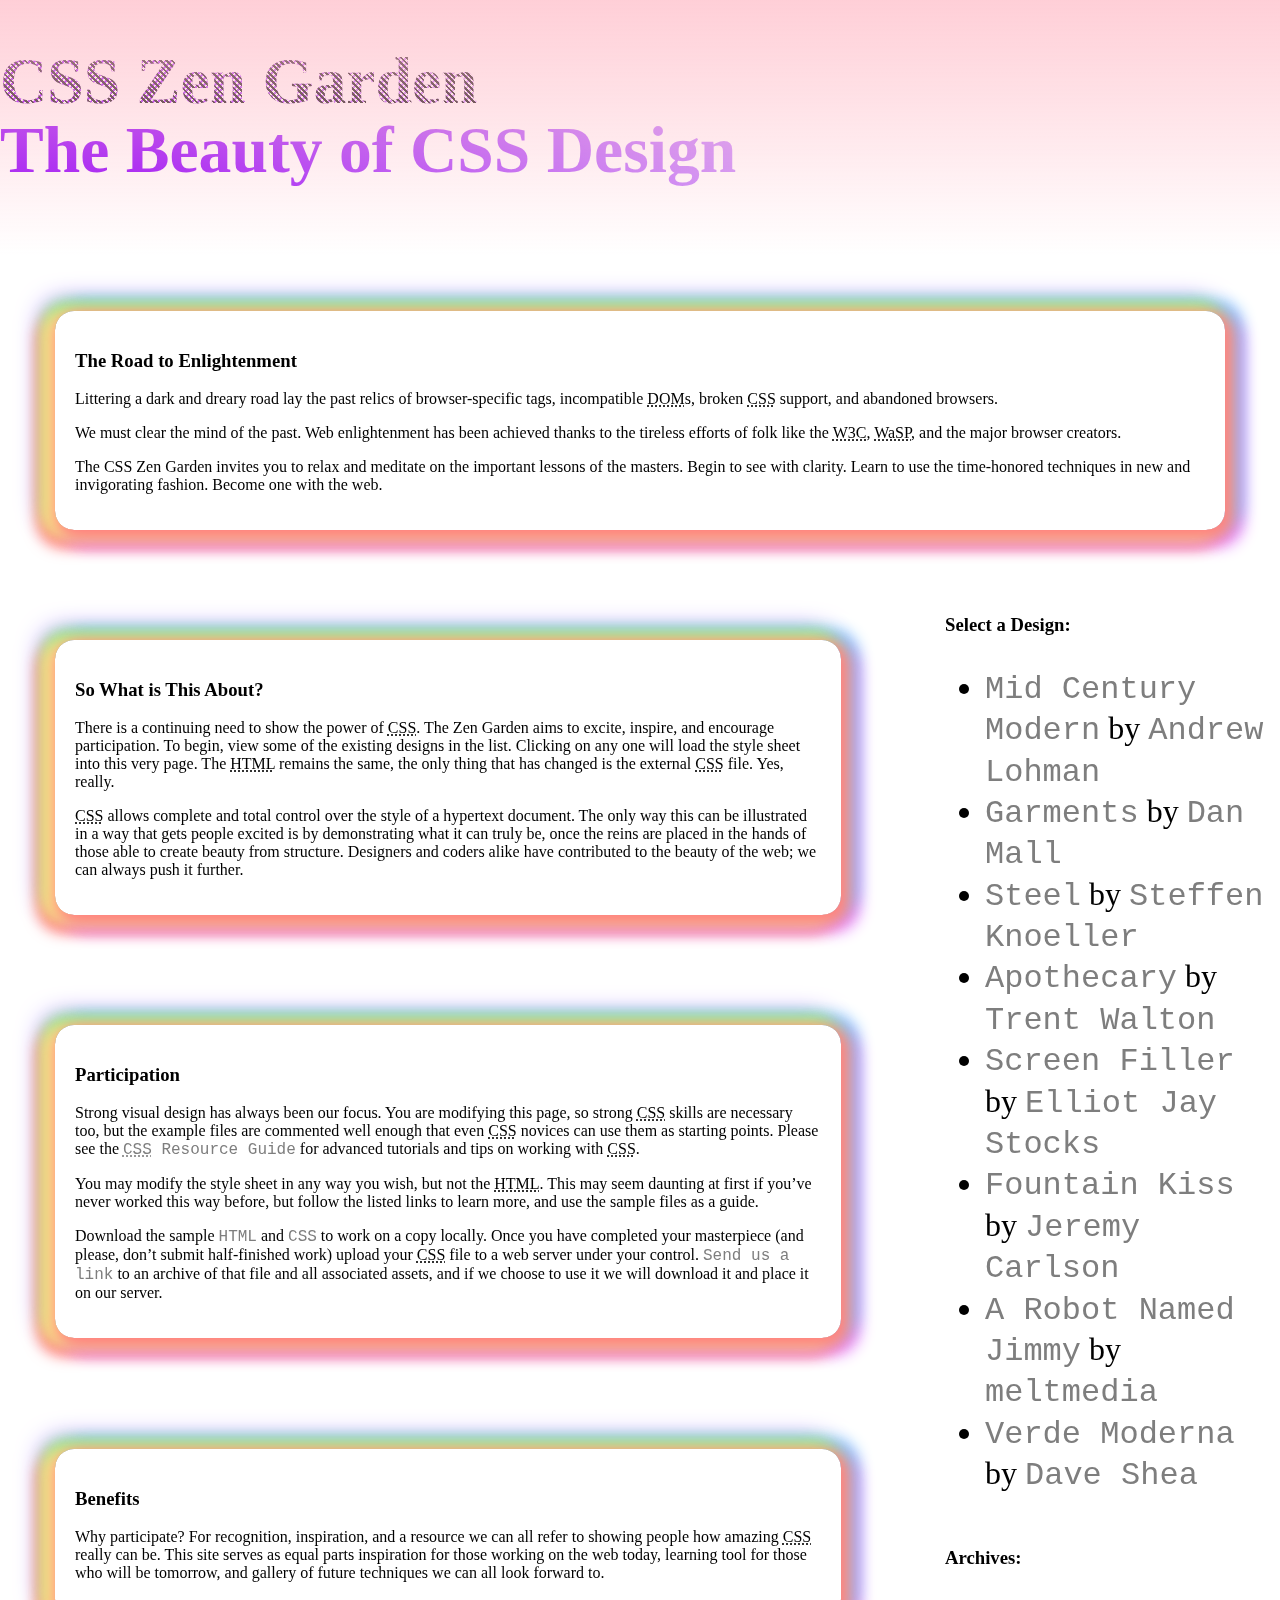
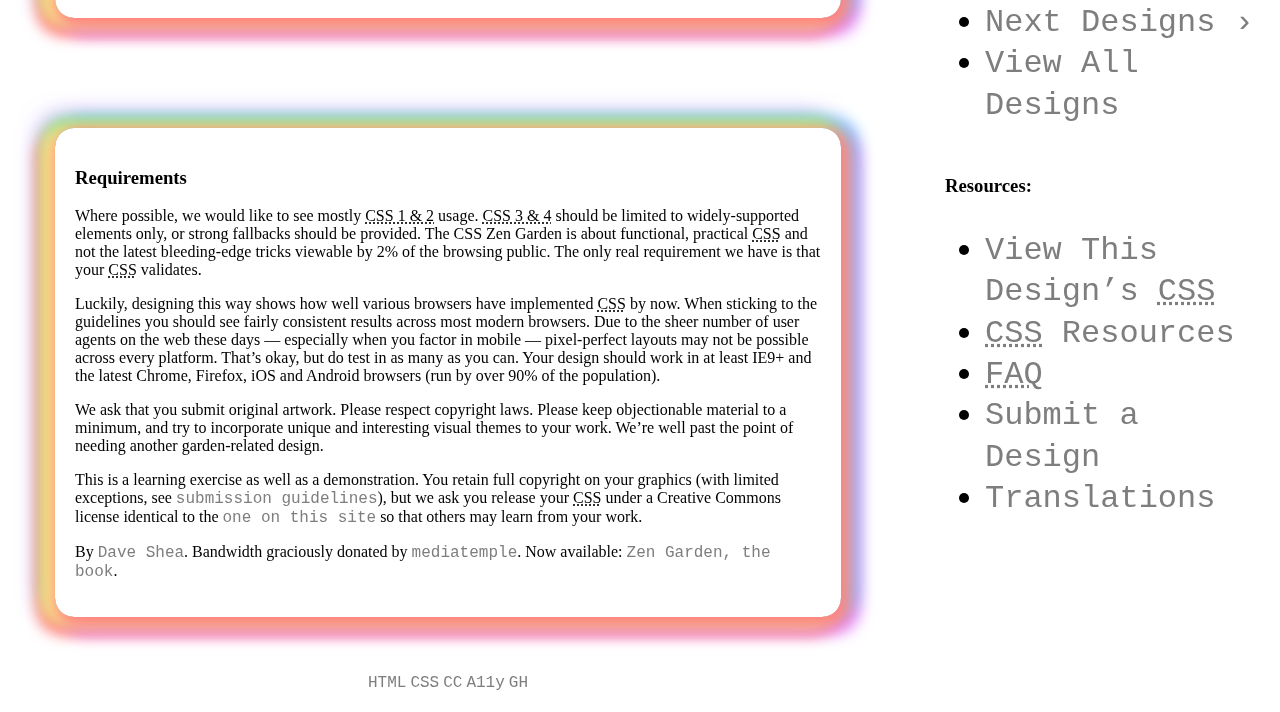
<file: lumanauw.elaine/csszengarden/index.html>
<!DOCTYPE html>
<html lang="en">
<head>
	<meta charset="utf-8">
	<title>CSS Zen Garden: The Beauty of CSS Design</title>

	<!-- <link rel="stylesheet" media="screen" href="style.css?v=8may2013"> -->
	<link rel="stylesheet" media="screen" href="theme.css">
	<link rel="alternate" type="application/rss+xml" title="RSS" href="http://www.csszengarden.com/zengarden.xml">

	<meta name="viewport" content="width=device-width, initial-scale=1.0">
	<meta name="author" content="Dave Shea">
	<meta name="description" content="A demonstration of what can be accomplished visually through CSS-based design.">
	<meta name="robots" content="all">


	<!--[if lt IE 9]>
	<script src="script/html5shiv.js"></script>
	<![endif]-->
</head>

<!--



	View source is a feature, not a bug. Thanks for your curiosity and
	interest in participating!

	Here are the submission guidelines for the new and improved csszengarden.com:

	- CSS3? Of course! Prefix for ALL browsers where necessary.
	- go responsive; test your layout at multiple screen sizes.
	- your browser testing baseline: IE9+, recent Chrome/Firefox/Safari, and iOS/Android
	- Graceful degradation is acceptable, and in fact highly encouraged.
	- use classes for styling. Don't use ids.
	- web fonts are cool, just make sure you have a license to share the files. Hosted 
	  services that are applied via the CSS file (ie. Google Fonts) will work fine, but
	  most that require custom HTML won't. TypeKit is supported, see the readme on this
	  page for usage instructions: https://github.com/mezzoblue/csszengarden.com/

	And a few tips on building your CSS file:

	- use :first-child, :last-child and :nth-child to get at non-classed elements
	- use ::before and ::after to create pseudo-elements for extra styling
	- use multiple background images to apply as many as you need to any element
	- use the Kellum Method for image replacement, if still needed. http://goo.gl/GXxdI
	- don't rely on the extra divs at the bottom. Use ::before and ::after instead.

		
-->

<body id="css-zen-garden">
<div class="page-wrapper">

	<section class="intro" id="zen-intro">
		<header role="banner">
			<h1>CSS Zen Garden</h1>
			<h2>The Beauty of <abbr title="Cascading Style Sheets">CSS</abbr> Design</h2>
		</header>

		<div class="summary" id="zen-summary" role="article">
			<p>A demonstration of what can be accomplished through <abbr title="Cascading Style Sheets">CSS</abbr>-based design. Select any style sheet from the list to load it into this page.</p>
			<p>Download the example <a href="/examples/index" title="This page's source HTML code, not to be modified.">html file</a> and <a href="/examples/style.css" title="This page's sample CSS, the file you may modify.">css file</a></p>
		</div>

		<div class="preamble" id="zen-preamble" role="article">
			<h3>The Road to Enlightenment</h3>
			<p>Littering a dark and dreary road lay the past relics of browser-specific tags, incompatible <abbr title="Document Object Model">DOM</abbr>s, broken <abbr title="Cascading Style Sheets">CSS</abbr> support, and abandoned browsers.</p>
			<p>We must clear the mind of the past. Web enlightenment has been achieved thanks to the tireless efforts of folk like the <abbr title="World Wide Web Consortium">W3C</abbr>, <abbr title="Web Standards Project">WaSP</abbr>, and the major browser creators.</p>
			<p>The CSS Zen Garden invites you to relax and meditate on the important lessons of the masters. Begin to see with clarity. Learn to use the time-honored techniques in new and invigorating fashion. Become one with the web.</p>
		</div>
	</section>

	<div class="main supporting" id="zen-supporting" role="main">
		<div class="explanation" id="zen-explanation" role="article">
			<h3>So What is This About?</h3>
			<p>There is a continuing need to show the power of <abbr title="Cascading Style Sheets">CSS</abbr>. The Zen Garden aims to excite, inspire, and encourage participation. To begin, view some of the existing designs in the list. Clicking on any one will load the style sheet into this very page. The <abbr title="HyperText Markup Language">HTML</abbr> remains the same, the only thing that has changed is the external <abbr title="Cascading Style Sheets">CSS</abbr> file. Yes, really.</p>
			<p><abbr title="Cascading Style Sheets">CSS</abbr> allows complete and total control over the style of a hypertext document. The only way this can be illustrated in a way that gets people excited is by demonstrating what it can truly be, once the reins are placed in the hands of those able to create beauty from structure. Designers and coders alike have contributed to the beauty of the web; we can always push it further.</p>
		</div>

		<div class="participation" id="zen-participation" role="article">
			<h3>Participation</h3>
			<p>Strong visual design has always been our focus. You are modifying this page, so strong <abbr title="Cascading Style Sheets">CSS</abbr> skills are necessary too, but the example files are commented well enough that even <abbr title="Cascading Style Sheets">CSS</abbr> novices can use them as starting points. Please see the <a href="http://www.mezzoblue.com/zengarden/resources/" title="A listing of CSS-related resources"><abbr title="Cascading Style Sheets">CSS</abbr> Resource Guide</a> for advanced tutorials and tips on working with <abbr title="Cascading Style Sheets">CSS</abbr>.</p>
			<p>You may modify the style sheet in any way you wish, but not the <abbr title="HyperText Markup Language">HTML</abbr>. This may seem daunting at first if you&#8217;ve never worked this way before, but follow the listed links to learn more, and use the sample files as a guide.</p>
			<p>Download the sample <a href="/examples/index" title="This page's source HTML code, not to be modified.">HTML</a> and <a href="/examples/style.css" title="This page's sample CSS, the file you may modify.">CSS</a> to work on a copy locally. Once you have completed your masterpiece (and please, don&#8217;t submit half-finished work) upload your <abbr title="Cascading Style Sheets">CSS</abbr> file to a web server under your control. <a href="http://www.mezzoblue.com/zengarden/submit/" title="Use the contact form to send us your CSS file">Send us a link</a> to an archive of that file and all associated assets, and if we choose to use it we will download it and place it on our server.</p>
		</div>

		<div class="benefits" id="zen-benefits" role="article">
			<h3>Benefits</h3>
			<p>Why participate? For recognition, inspiration, and a resource we can all refer to showing people how amazing <abbr title="Cascading Style Sheets">CSS</abbr> really can be. This site serves as equal parts inspiration for those working on the web today, learning tool for those who will be tomorrow, and gallery of future techniques we can all look forward to.</p>
		</div>

		<div class="requirements" id="zen-requirements" role="article">
			<h3>Requirements</h3>
			<p>Where possible, we would like to see mostly <abbr title="Cascading Style Sheets, levels 1 and 2">CSS 1 &amp; 2</abbr> usage. <abbr title="Cascading Style Sheets, levels 3 and 4">CSS 3 &amp; 4</abbr> should be limited to widely-supported elements only, or strong fallbacks should be provided. The CSS Zen Garden is about functional, practical <abbr title="Cascading Style Sheets">CSS</abbr> and not the latest bleeding-edge tricks viewable by 2% of the browsing public. The only real requirement we have is that your <abbr title="Cascading Style Sheets">CSS</abbr> validates.</p>
			<p>Luckily, designing this way shows how well various browsers have implemented <abbr title="Cascading Style Sheets">CSS</abbr> by now. When sticking to the guidelines you should see fairly consistent results across most modern browsers. Due to the sheer number of user agents on the web these days &#8212; especially when you factor in mobile &#8212; pixel-perfect layouts may not be possible across every platform. That&#8217;s okay, but do test in as many as you can. Your design should work in at least IE9+ and the latest Chrome, Firefox, iOS and Android browsers (run by over 90% of the population).</p>
			<p>We ask that you submit original artwork. Please respect copyright laws. Please keep objectionable material to a minimum, and try to incorporate unique and interesting visual themes to your work. We&#8217;re well past the point of needing another garden-related design.</p>
			<p>This is a learning exercise as well as a demonstration. You retain full copyright on your graphics (with limited exceptions, see <a href="http://www.mezzoblue.com/zengarden/submit/guidelines/">submission guidelines</a>), but we ask you release your <abbr title="Cascading Style Sheets">CSS</abbr> under a Creative Commons license identical to the <a href="http://creativecommons.org/licenses/by-nc-sa/3.0/" title="View the Zen Garden's license information.">one on this site</a> so that others may learn from your work.</p>
			<p role="contentinfo">By <a href="http://www.mezzoblue.com/">Dave Shea</a>. Bandwidth graciously donated by <a href="http://www.mediatemple.net/">mediatemple</a>. Now available: <a href="http://www.amazon.com/exec/obidos/ASIN/0321303474/mezzoblue-20/">Zen Garden, the book</a>.</p>
		</div>

		<footer>
			<a href="http://validator.w3.org/check/referer" title="Check the validity of this site&#8217;s HTML" class="zen-validate-html">HTML</a>
			<a href="http://jigsaw.w3.org/css-validator/check/referer" title="Check the validity of this site&#8217;s CSS" class="zen-validate-css">CSS</a>
			<a href="http://creativecommons.org/licenses/by-nc-sa/3.0/" title="View the Creative Commons license of this site: Attribution-NonCommercial-ShareAlike." class="zen-license">CC</a>
			<a href="http://mezzoblue.com/zengarden/faq/#aaa" title="Read about the accessibility of this site" class="zen-accessibility">A11y</a>
			<a href="https://github.com/mezzoblue/csszengarden.com" title="Fork this site on Github" class="zen-github">GH</a>
		</footer>

	</div>


	<aside class="sidebar" role="complementary">
		<div class="wrapper">

			<div class="design-selection" id="design-selection">
				<h3 class="select">Select a Design:</h3>
				<nav role="navigation">
					<ul>
					<li>
						<a href="/221/" class="design-name">Mid Century Modern</a> by						<a href="http://andrewlohman.com/" class="designer-name">Andrew Lohman</a>
					</li>					<li>
						<a href="/220/" class="design-name">Garments</a> by						<a href="http://danielmall.com/" class="designer-name">Dan Mall</a>
					</li>					<li>
						<a href="/219/" class="design-name">Steel</a> by						<a href="http://steffen-knoeller.de" class="designer-name">Steffen Knoeller</a>
					</li>					<li>
						<a href="/218/" class="design-name">Apothecary</a> by						<a href="http://trentwalton.com" class="designer-name">Trent Walton</a>
					</li>					<li>
						<a href="/217/" class="design-name">Screen Filler</a> by						<a href="http://elliotjaystocks.com/" class="designer-name">Elliot Jay Stocks</a>
					</li>					<li>
						<a href="/216/" class="design-name">Fountain Kiss</a> by						<a href="http://jeremycarlson.com" class="designer-name">Jeremy Carlson</a>
					</li>					<li>
						<a href="/215/" class="design-name">A Robot Named Jimmy</a> by						<a href="http://meltmedia.com/" class="designer-name">meltmedia</a>
					</li>					<li>
						<a href="/214/" class="design-name">Verde Moderna</a> by						<a href="http://www.mezzoblue.com/" class="designer-name">Dave Shea</a>
					</li>					</ul>
				</nav>
			</div>

			<div class="design-archives" id="design-archives">
				<h3 class="archives">Archives:</h3>
				<nav role="navigation">
					<ul>
						<li class="next">
							<a href="/214/page1">
								Next Designs <span class="indicator">&rsaquo;</span>
							</a>
						</li>
						<li class="viewall">
							<a href="http://www.mezzoblue.com/zengarden/alldesigns/" title="View every submission to the Zen Garden.">
								View All Designs							</a>
						</li>
					</ul>
				</nav>
			</div>

			<div class="zen-resources" id="zen-resources">
				<h3 class="resources">Resources:</h3>
				<ul>
					<li class="view-css">
						<a href="style.css" title="View the source CSS file of the currently-viewed design.">
							View This Design&#8217;s <abbr title="Cascading Style Sheets">CSS</abbr>						</a>
					</li>
					<li class="css-resources">
						<a href="http://www.mezzoblue.com/zengarden/resources/" title="Links to great sites with information on using CSS.">
							<abbr title="Cascading Style Sheets">CSS</abbr> Resources						</a>
					</li>
					<li class="zen-faq">
						<a href="http://www.mezzoblue.com/zengarden/faq/" title="A list of Frequently Asked Questions about the Zen Garden.">
							<abbr title="Frequently Asked Questions">FAQ</abbr>						</a>
					</li>
					<li class="zen-submit">
						<a href="http://www.mezzoblue.com/zengarden/submit/" title="Send in your own CSS file.">
							Submit a Design						</a>
					</li>
					<li class="zen-translations">
						<a href="http://www.mezzoblue.com/zengarden/translations/" title="View translated versions of this page.">
							Translations						</a>
					</li>
				</ul>
			</div>
		</div>
	</aside>


</div>

<!--

	These superfluous divs/spans were originally provided as catch-alls to add extra imagery.
	These days we have full ::before and ::after support, favour using those instead.
	These only remain for historical design compatibility. They might go away one day.
		
-->
<div class="extra1" role="presentation"></div><div class="extra2" role="presentation"></div><div class="extra3" role="presentation"></div>
<div class="extra4" role="presentation"></div><div class="extra5" role="presentation"></div><div class="extra6" role="presentation"></div>

</body>
</html>
</file>
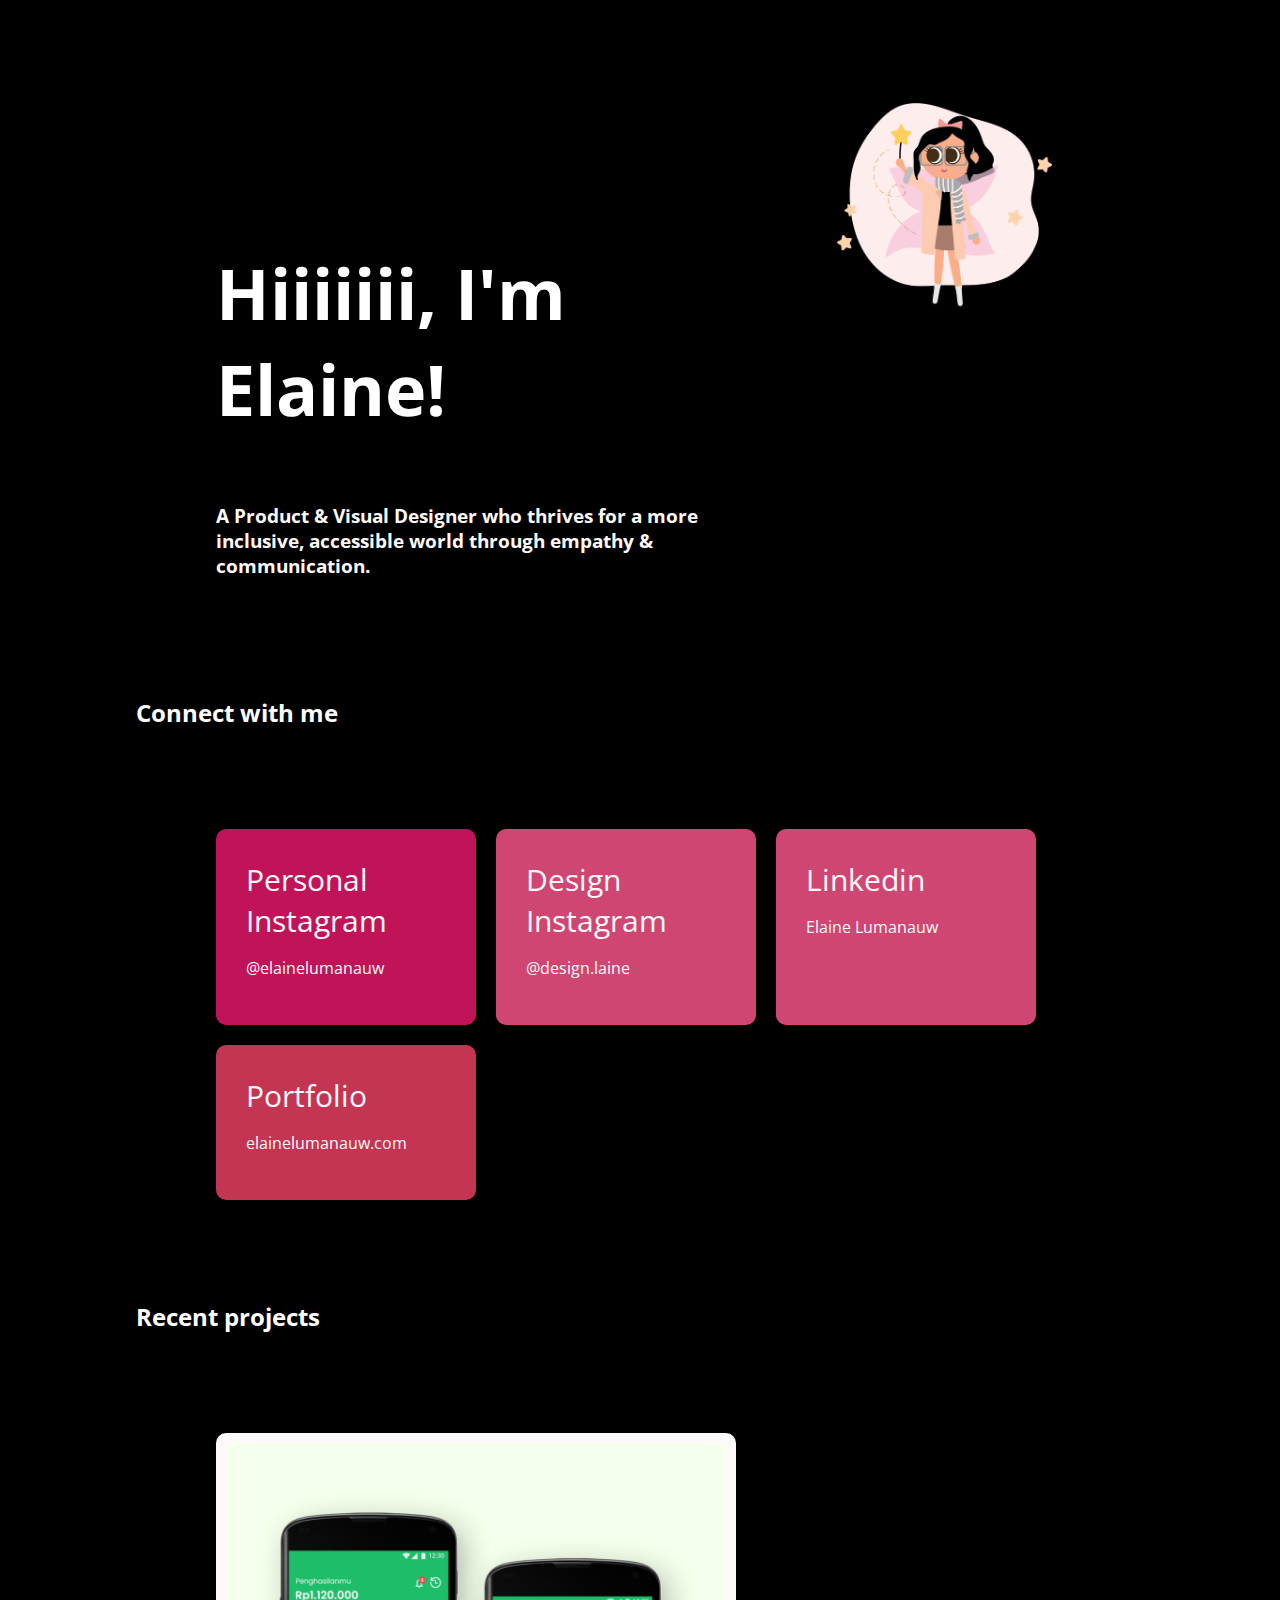
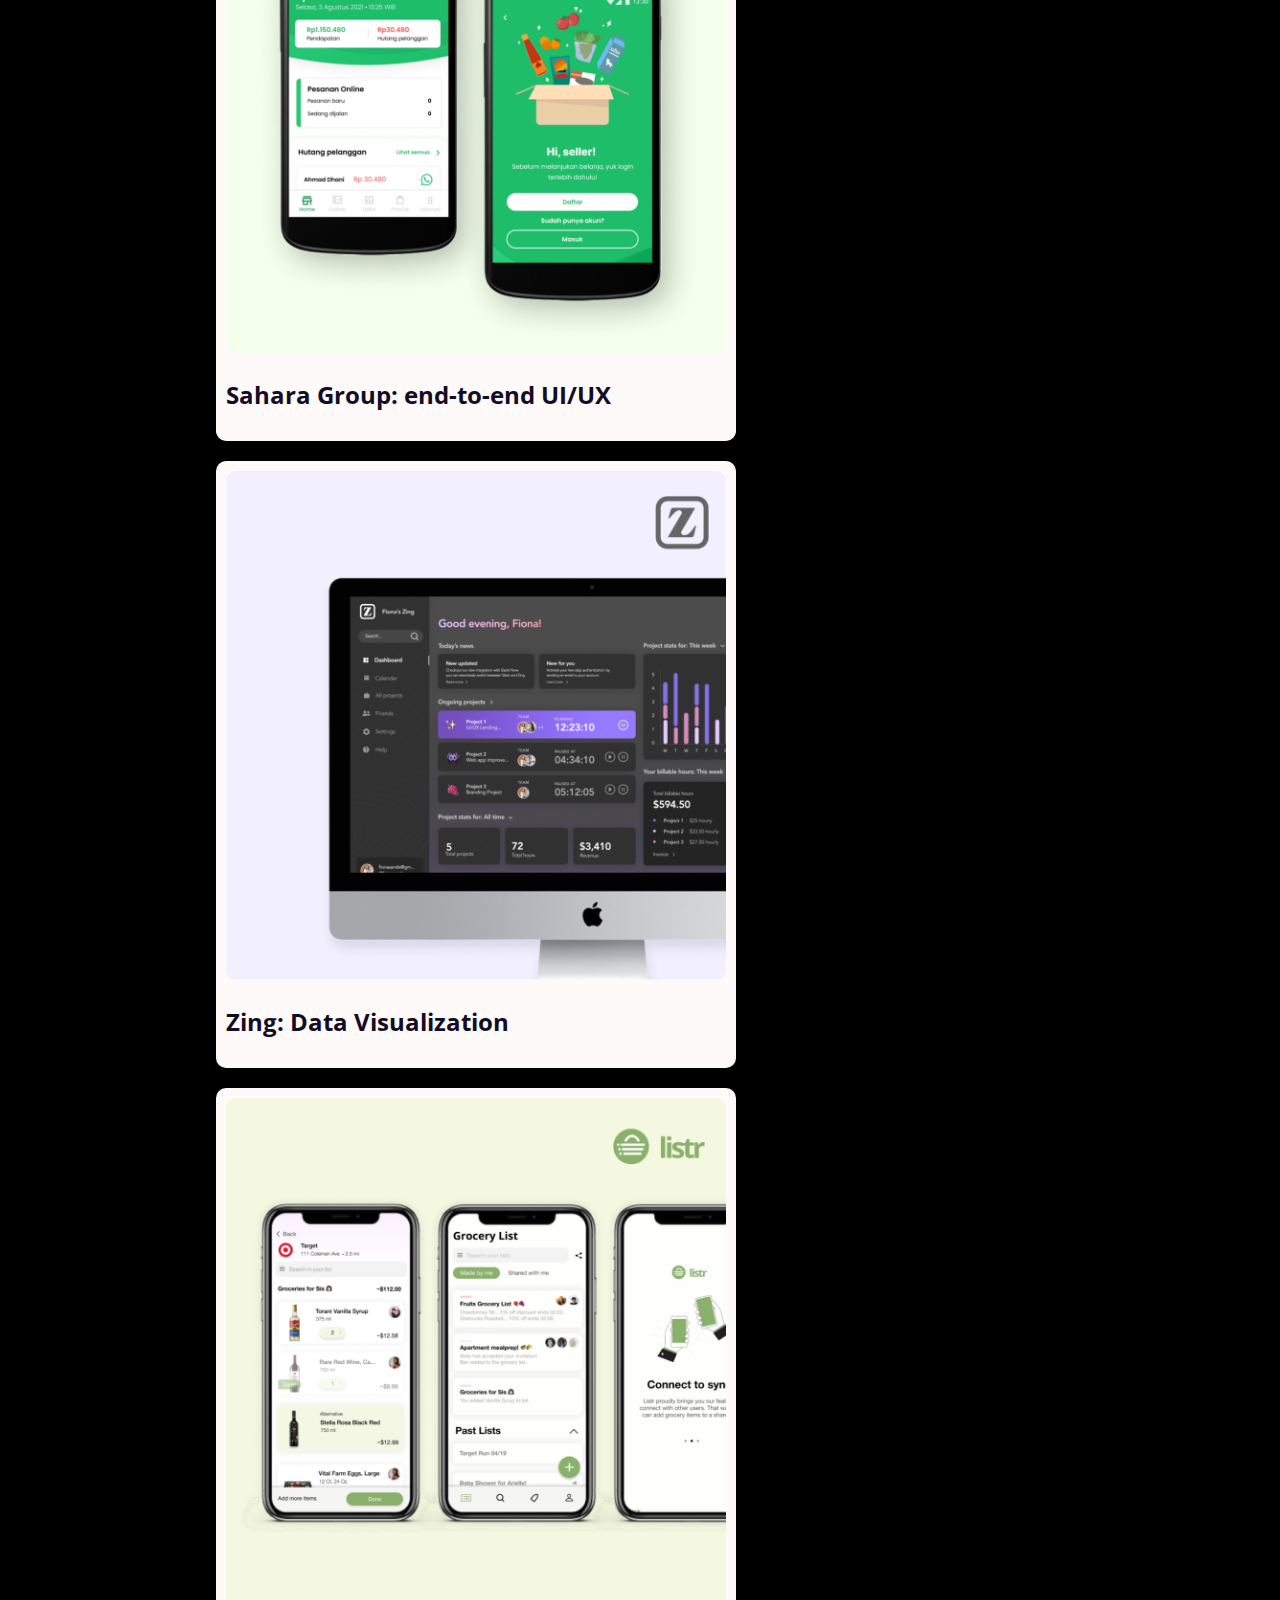
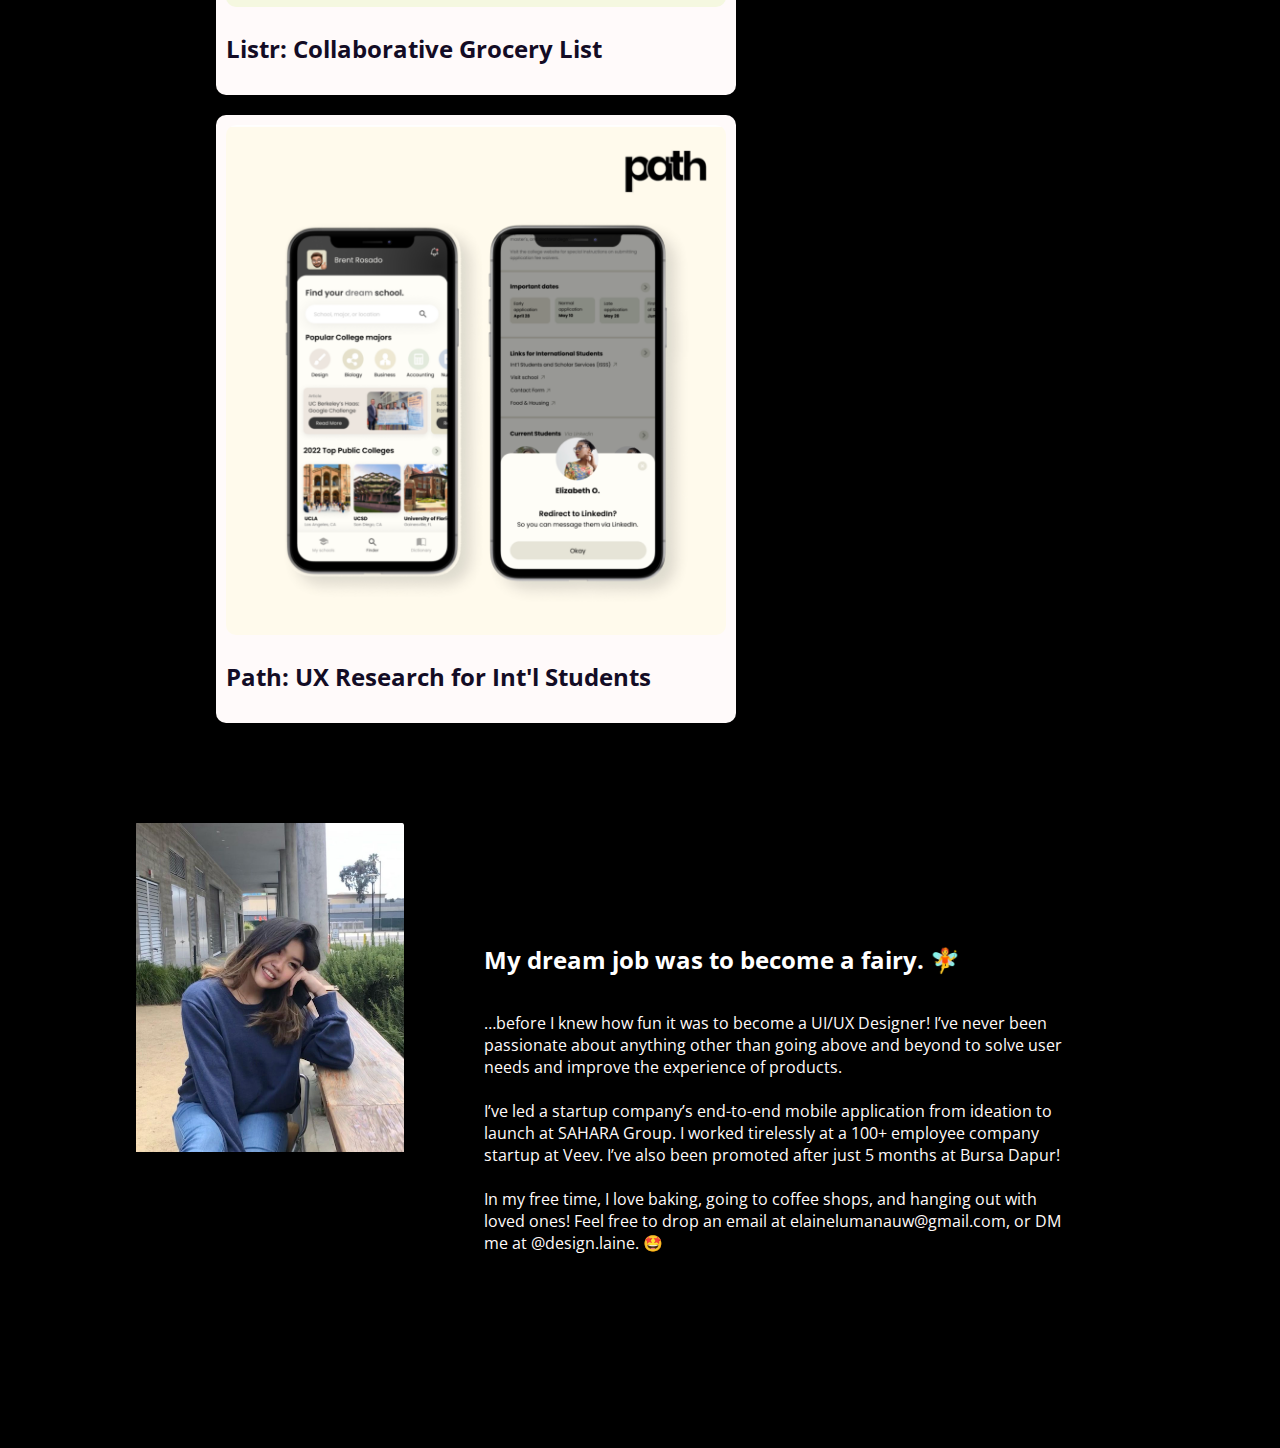
<file: lumanauw.elaine/profile/index.html>
<!DOCTYPE html>
<html>
<head>
	<link rel="stylesheet" href="style.css">
	<link rel="preconnect" href="https://fonts.googleapis.com">
	<link rel="preconnect" href="https://fonts.gstatic.com" crossorigin>
	<link href="https://fonts.googleapis.com/css2?family=Open+Sans:wght@300;500&display=swap" rel="stylesheet">

	<meta charset="utf-8">
	<meta name="viewport" content="width=device-width, initial-scale=1">
	<title></title>
</head>
<body>

<div class="section">
 <div class="container">
	<h1 style="color:var(--white)">Hiiiiiii, I'm Elaine!</h1>
	<h3 style="color:var(--lightpink)">

	A Product & Visual Designer who thrives for a more inclusive, accessible world through empathy & communication.


	</h3>
 </div>

	<div class="photo" id="imgheader">
	  <img src="img.png" style="width:70%; height:'auto' ">
	</div>
</div>
	
	<h2 style="color:var(--white)">Connect with me</h2>
	<div class="container">
		
		<div class="card grow" style="background-color:#c11458;">
			<a href="https://instagram.com/elainelumanauw/"><p id="big">
				Personal Instagram
			</p>
			<p>@elainelumanauw</p></a>
		</div>

		<div class="card grow" style="background-color:#d04673;">
			<a href="https://instagram.com/design.laine/"><p id="big">
				Design Instagram
			</p>
			<p>@design.laine</p></a>
		</div>

		<div class="card grow" style="background-color:#d04673;">
			<a href="https://linkedin.com/in/elumanauw"><p id="big">
				Linkedin
			</p>
			<p>Elaine Lumanauw</p></a>
		</div>

		<div class="card grow" style="background-color:#c43553;">
			<a href="https://elainelumanauw.com"><p id ="big">
				Portfolio
			</p>
			<p>elainelumanauw.com</p></a>
		</div>

	</div>

	<h2 style="color:var(--white)">Recent projects</h2>

	<div class="container">
		

		<div class="cardwide grow">
			<a href="https://elainelumanauw.com/saharacase-study">
		    	<img src="hero/sahara.jpg" class="heroimg">
				<h2 style="color:var(--darkpurple)">Sahara Group: end-to-end UI/UX</h2>
			</a>
		</div>

		<div class="cardwide grow">
			<a href=https://www.elainelumanauw.com/zing-ux>
				<img src="hero/zing.jpg" class="heroimg">
		<h2 style="color:var(--darkpurple)">Zing: Data Visualization</h2>
			</a>
		</div>

		<div class="cardwide grow">
			<a href="https://www.elainelumanauw.com/listr-case-study">
				<img src="hero/listr.jpg" class="heroimg">
		<h2 style="color:var(--darkpurple)">Listr: Collaborative Grocery List</h2>
			</a>
		</div>

		<div class="cardwide grow">
			<a href="https://www.elainelumanauw.com/path-case-study">
				<img src="hero/path.jpg" class="heroimg">
				<h2 style="color:var(--darkpurple)">Path: UX Research for Int'l Students</h2>
			</a>
		</div>

	</div>
</div>


<div class="section">

	<div class="photo">
	  <img src="profile.png" style="width:100%; height:'auto' ">
	</div>

 <div class="container">
	<h2 style="color:var(--white)">My dream job was to become a fairy. 🧚</h2>
	<p style="color:var(--lightpink)">

…before I knew how fun it was to become a UI/UX Designer! I’ve never been passionate about anything other than going above and beyond to solve user needs and improve the experience of products.<br><br>

I’ve led a startup company’s end-to-end mobile application from ideation to launch at SAHARA Group. I worked tirelessly at a 100+ employee company startup at Veev. I’ve also been promoted after just 5 months at Bursa Dapur!<br><br>

In my free time, I love baking, going to coffee shops, and hanging out with loved ones! Feel free to drop an email at elainelumanauw@gmail.com, or DM me at @design.laine. 🤩

	</p>
 </div>
</div>

</body>
</html>
</file>
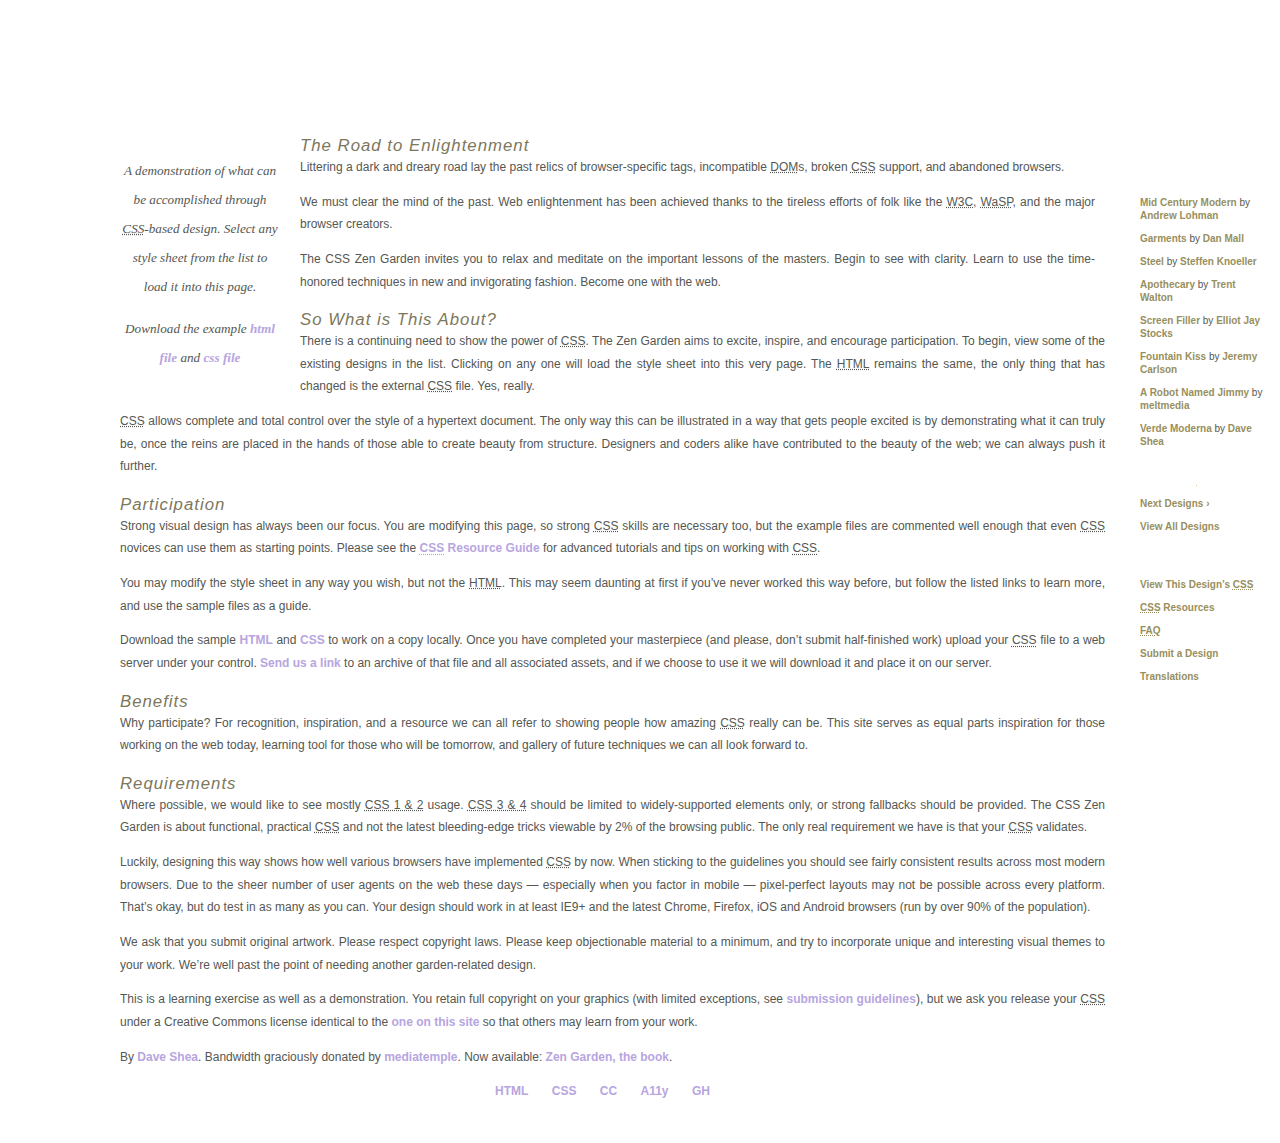
<file: lumanauw.elaine/zengarden/index.html>
<!DOCTYPE html>
<html lang="en">
<head>
	<meta charset="utf-8">
	<title>CSS Zen Garden: The Beauty of CSS Design</title>

	<link rel="stylesheet" media="screen" href="style.css?v=8may2013">
	<link rel="alternate" type="application/rss+xml" title="RSS" href="http://www.csszengarden.com/zengarden.xml">

	<meta name="viewport" content="width=device-width, initial-scale=1.0">
	<meta name="author" content="Dave Shea">
	<meta name="description" content="A demonstration of what can be accomplished visually through CSS-based design.">
	<meta name="robots" content="all">


	<!--[if lt IE 9]>
	<script src="script/html5shiv.js"></script>
	<![endif]-->
</head>

<!--



	View source is a feature, not a bug. Thanks for your curiosity and
	interest in participating!

	Here are the submission guidelines for the new and improved csszengarden.com:

	- CSS3? Of course! Prefix for ALL browsers where necessary.
	- go responsive; test your layout at multiple screen sizes.
	- your browser testing baseline: IE9+, recent Chrome/Firefox/Safari, and iOS/Android
	- Graceful degradation is acceptable, and in fact highly encouraged.
	- use classes for styling. Don't use ids.
	- web fonts are cool, just make sure you have a license to share the files. Hosted 
	  services that are applied via the CSS file (ie. Google Fonts) will work fine, but
	  most that require custom HTML won't. TypeKit is supported, see the readme on this
	  page for usage instructions: https://github.com/mezzoblue/csszengarden.com/

	And a few tips on building your CSS file:

	- use :first-child, :last-child and :nth-child to get at non-classed elements
	- use ::before and ::after to create pseudo-elements for extra styling
	- use multiple background images to apply as many as you need to any element
	- use the Kellum Method for image replacement, if still needed. http://goo.gl/GXxdI
	- don't rely on the extra divs at the bottom. Use ::before and ::after instead.

		
-->

<body id="css-zen-garden">
<div class="page-wrapper">

	<section class="intro" id="zen-intro">
		<header role="banner">
			<h1>CSS Zen Garden</h1>
			<h2>The Beauty of <abbr title="Cascading Style Sheets">CSS</abbr> Design</h2>
		</header>

		<div class="summary" id="zen-summary" role="article">
			<p>A demonstration of what can be accomplished through <abbr title="Cascading Style Sheets">CSS</abbr>-based design. Select any style sheet from the list to load it into this page.</p>
			<p>Download the example <a href="/examples/index" title="This page's source HTML code, not to be modified.">html file</a> and <a href="/examples/style.css" title="This page's sample CSS, the file you may modify.">css file</a></p>
		</div>

		<div class="preamble" id="zen-preamble" role="article">
			<h3>The Road to Enlightenment</h3>
			<p>Littering a dark and dreary road lay the past relics of browser-specific tags, incompatible <abbr title="Document Object Model">DOM</abbr>s, broken <abbr title="Cascading Style Sheets">CSS</abbr> support, and abandoned browsers.</p>
			<p>We must clear the mind of the past. Web enlightenment has been achieved thanks to the tireless efforts of folk like the <abbr title="World Wide Web Consortium">W3C</abbr>, <abbr title="Web Standards Project">WaSP</abbr>, and the major browser creators.</p>
			<p>The CSS Zen Garden invites you to relax and meditate on the important lessons of the masters. Begin to see with clarity. Learn to use the time-honored techniques in new and invigorating fashion. Become one with the web.</p>
		</div>
	</section>

	<div class="main supporting" id="zen-supporting" role="main">
		<div class="explanation" id="zen-explanation" role="article">
			<h3>So What is This About?</h3>
			<p>There is a continuing need to show the power of <abbr title="Cascading Style Sheets">CSS</abbr>. The Zen Garden aims to excite, inspire, and encourage participation. To begin, view some of the existing designs in the list. Clicking on any one will load the style sheet into this very page. The <abbr title="HyperText Markup Language">HTML</abbr> remains the same, the only thing that has changed is the external <abbr title="Cascading Style Sheets">CSS</abbr> file. Yes, really.</p>
			<p><abbr title="Cascading Style Sheets">CSS</abbr> allows complete and total control over the style of a hypertext document. The only way this can be illustrated in a way that gets people excited is by demonstrating what it can truly be, once the reins are placed in the hands of those able to create beauty from structure. Designers and coders alike have contributed to the beauty of the web; we can always push it further.</p>
		</div>

		<div class="participation" id="zen-participation" role="article">
			<h3>Participation</h3>
			<p>Strong visual design has always been our focus. You are modifying this page, so strong <abbr title="Cascading Style Sheets">CSS</abbr> skills are necessary too, but the example files are commented well enough that even <abbr title="Cascading Style Sheets">CSS</abbr> novices can use them as starting points. Please see the <a href="http://www.mezzoblue.com/zengarden/resources/" title="A listing of CSS-related resources"><abbr title="Cascading Style Sheets">CSS</abbr> Resource Guide</a> for advanced tutorials and tips on working with <abbr title="Cascading Style Sheets">CSS</abbr>.</p>
			<p>You may modify the style sheet in any way you wish, but not the <abbr title="HyperText Markup Language">HTML</abbr>. This may seem daunting at first if you&#8217;ve never worked this way before, but follow the listed links to learn more, and use the sample files as a guide.</p>
			<p>Download the sample <a href="/examples/index" title="This page's source HTML code, not to be modified.">HTML</a> and <a href="/examples/style.css" title="This page's sample CSS, the file you may modify.">CSS</a> to work on a copy locally. Once you have completed your masterpiece (and please, don&#8217;t submit half-finished work) upload your <abbr title="Cascading Style Sheets">CSS</abbr> file to a web server under your control. <a href="http://www.mezzoblue.com/zengarden/submit/" title="Use the contact form to send us your CSS file">Send us a link</a> to an archive of that file and all associated assets, and if we choose to use it we will download it and place it on our server.</p>
		</div>

		<div class="benefits" id="zen-benefits" role="article">
			<h3>Benefits</h3>
			<p>Why participate? For recognition, inspiration, and a resource we can all refer to showing people how amazing <abbr title="Cascading Style Sheets">CSS</abbr> really can be. This site serves as equal parts inspiration for those working on the web today, learning tool for those who will be tomorrow, and gallery of future techniques we can all look forward to.</p>
		</div>

		<div class="requirements" id="zen-requirements" role="article">
			<h3>Requirements</h3>
			<p>Where possible, we would like to see mostly <abbr title="Cascading Style Sheets, levels 1 and 2">CSS 1 &amp; 2</abbr> usage. <abbr title="Cascading Style Sheets, levels 3 and 4">CSS 3 &amp; 4</abbr> should be limited to widely-supported elements only, or strong fallbacks should be provided. The CSS Zen Garden is about functional, practical <abbr title="Cascading Style Sheets">CSS</abbr> and not the latest bleeding-edge tricks viewable by 2% of the browsing public. The only real requirement we have is that your <abbr title="Cascading Style Sheets">CSS</abbr> validates.</p>
			<p>Luckily, designing this way shows how well various browsers have implemented <abbr title="Cascading Style Sheets">CSS</abbr> by now. When sticking to the guidelines you should see fairly consistent results across most modern browsers. Due to the sheer number of user agents on the web these days &#8212; especially when you factor in mobile &#8212; pixel-perfect layouts may not be possible across every platform. That&#8217;s okay, but do test in as many as you can. Your design should work in at least IE9+ and the latest Chrome, Firefox, iOS and Android browsers (run by over 90% of the population).</p>
			<p>We ask that you submit original artwork. Please respect copyright laws. Please keep objectionable material to a minimum, and try to incorporate unique and interesting visual themes to your work. We&#8217;re well past the point of needing another garden-related design.</p>
			<p>This is a learning exercise as well as a demonstration. You retain full copyright on your graphics (with limited exceptions, see <a href="http://www.mezzoblue.com/zengarden/submit/guidelines/">submission guidelines</a>), but we ask you release your <abbr title="Cascading Style Sheets">CSS</abbr> under a Creative Commons license identical to the <a href="http://creativecommons.org/licenses/by-nc-sa/3.0/" title="View the Zen Garden's license information.">one on this site</a> so that others may learn from your work.</p>
			<p role="contentinfo">By <a href="http://www.mezzoblue.com/">Dave Shea</a>. Bandwidth graciously donated by <a href="http://www.mediatemple.net/">mediatemple</a>. Now available: <a href="http://www.amazon.com/exec/obidos/ASIN/0321303474/mezzoblue-20/">Zen Garden, the book</a>.</p>
		</div>

		<footer>
			<a href="http://validator.w3.org/check/referer" title="Check the validity of this site&#8217;s HTML" class="zen-validate-html">HTML</a>
			<a href="http://jigsaw.w3.org/css-validator/check/referer" title="Check the validity of this site&#8217;s CSS" class="zen-validate-css">CSS</a>
			<a href="http://creativecommons.org/licenses/by-nc-sa/3.0/" title="View the Creative Commons license of this site: Attribution-NonCommercial-ShareAlike." class="zen-license">CC</a>
			<a href="http://mezzoblue.com/zengarden/faq/#aaa" title="Read about the accessibility of this site" class="zen-accessibility">A11y</a>
			<a href="https://github.com/mezzoblue/csszengarden.com" title="Fork this site on Github" class="zen-github">GH</a>
		</footer>

	</div>


	<aside class="sidebar" role="complementary">
		<div class="wrapper">

			<div class="design-selection" id="design-selection">
				<h3 class="select">Select a Design:</h3>
				<nav role="navigation">
					<ul>
					<li>
						<a href="/221/" class="design-name">Mid Century Modern</a> by						<a href="http://andrewlohman.com/" class="designer-name">Andrew Lohman</a>
					</li>					<li>
						<a href="/220/" class="design-name">Garments</a> by						<a href="http://danielmall.com/" class="designer-name">Dan Mall</a>
					</li>					<li>
						<a href="/219/" class="design-name">Steel</a> by						<a href="http://steffen-knoeller.de" class="designer-name">Steffen Knoeller</a>
					</li>					<li>
						<a href="/218/" class="design-name">Apothecary</a> by						<a href="http://trentwalton.com" class="designer-name">Trent Walton</a>
					</li>					<li>
						<a href="/217/" class="design-name">Screen Filler</a> by						<a href="http://elliotjaystocks.com/" class="designer-name">Elliot Jay Stocks</a>
					</li>					<li>
						<a href="/216/" class="design-name">Fountain Kiss</a> by						<a href="http://jeremycarlson.com" class="designer-name">Jeremy Carlson</a>
					</li>					<li>
						<a href="/215/" class="design-name">A Robot Named Jimmy</a> by						<a href="http://meltmedia.com/" class="designer-name">meltmedia</a>
					</li>					<li>
						<a href="/214/" class="design-name">Verde Moderna</a> by						<a href="http://www.mezzoblue.com/" class="designer-name">Dave Shea</a>
					</li>					</ul>
				</nav>
			</div>

			<div class="design-archives" id="design-archives">
				<h3 class="archives">Archives:</h3>
				<nav role="navigation">
					<ul>
						<li class="next">
							<a href="/214/page1">
								Next Designs <span class="indicator">&rsaquo;</span>
							</a>
						</li>
						<li class="viewall">
							<a href="http://www.mezzoblue.com/zengarden/alldesigns/" title="View every submission to the Zen Garden.">
								View All Designs							</a>
						</li>
					</ul>
				</nav>
			</div>

			<div class="zen-resources" id="zen-resources">
				<h3 class="resources">Resources:</h3>
				<ul>
					<li class="view-css">
						<a href="style.css" title="View the source CSS file of the currently-viewed design.">
							View This Design&#8217;s <abbr title="Cascading Style Sheets">CSS</abbr>						</a>
					</li>
					<li class="css-resources">
						<a href="http://www.mezzoblue.com/zengarden/resources/" title="Links to great sites with information on using CSS.">
							<abbr title="Cascading Style Sheets">CSS</abbr> Resources						</a>
					</li>
					<li class="zen-faq">
						<a href="http://www.mezzoblue.com/zengarden/faq/" title="A list of Frequently Asked Questions about the Zen Garden.">
							<abbr title="Frequently Asked Questions">FAQ</abbr>						</a>
					</li>
					<li class="zen-submit">
						<a href="http://www.mezzoblue.com/zengarden/submit/" title="Send in your own CSS file.">
							Submit a Design						</a>
					</li>
					<li class="zen-translations">
						<a href="http://www.mezzoblue.com/zengarden/translations/" title="View translated versions of this page.">
							Translations						</a>
					</li>
				</ul>
			</div>
		</div>
	</aside>


</div>

<!--

	These superfluous divs/spans were originally provided as catch-alls to add extra imagery.
	These days we have full ::before and ::after support, favour using those instead.
	These only remain for historical design compatibility. They might go away one day.
		
-->
<div class="extra1" role="presentation"></div><div class="extra2" role="presentation"></div><div class="extra3" role="presentation"></div>
<div class="extra4" role="presentation"></div><div class="extra5" role="presentation"></div><div class="extra6" role="presentation"></div>

</body>
</html>
</file>
<file: lumanauw.elaine/csszengarden/style.css>
/* css Zen Garden default style v1.02 */
/* css released under Creative Commons License - http://creativecommons.org/licenses/by-nc-sa/1.0/  */

/* This file based on 'Tranquille' by Dave Shea */
/* You may use this file as a foundation for any new work, but you may find it easier to start from scratch. */
/* Not all elements are defined in this file, so you'll most likely want to refer to the xhtml as well. */

/* Your images should be linked as if the CSS file sits in the same folder as the images. ie. no paths. */


/* basic elements */
html {
	margin: 0;
	padding: 0;
	}
body { 
	font: 75% georgia, sans-serif;
	line-height: 1.88889;
	color: #555753; 
	background: #fff url(http://csszengarden.com/001/blossoms.jpg) no-repeat bottom right; 
	margin: 0; 
	padding: 0;
	}
p { 
	margin-top: 0; 
	text-align: justify;
	}
h3 { 
	font: italic normal 1.4em georgia, sans-serif;
	letter-spacing: 1px; 
	margin-bottom: 0; 
	color: #7D775C;
	}
a:link { 
	font-weight: bold; 
	text-decoration: none; 
	color: #B7A5DF;
	}
a:visited { 
	font-weight: bold; 
	text-decoration: none; 
	color: #D4CDDC;
	}
a:hover, a:focus, a:active { 
	text-decoration: underline; 
	color: #9685BA;
	}
abbr {
	border-bottom: none;
	}


/* specific divs */
.page-wrapper { 
	background: url(http://csszengarden.com/001/zen-bg.jpg) no-repeat top left; 
	padding: 0 175px 0 110px;  
	margin: 0; 
	position: relative;
	}

.intro { 
	min-width: 470px;
	width: 100%;
	}

header h1 { 
	background: transparent url(http://csszengarden.com/001/h1.gif) no-repeat top left;
	margin-top: 10px;
	display: block;
	width: 219px;
	height: 87px;
	float: left;

	text-indent: 100%;
	white-space: nowrap;
	overflow: hidden;
	}
header h2 { 
	background: transparent url(http://csszengarden.com/001/h2.gif) no-repeat top left; 
	margin-top: 58px; 
	margin-bottom: 40px; 
	width: 200px; 
	height: 18px; 
	float: right;

	text-indent: 100%;
	white-space: nowrap;
	overflow: hidden;
	}
header {
	padding-top: 20px;
	height: 87px;
}

.summary {
	clear: both; 
	margin: 20px 20px 20px 10px; 
	width: 160px; 
	float: left;
	}
.summary p {
	font: italic 1.1em/2.2 georgia; 
	text-align: center;
	}

.preamble {
	clear: right; 
	padding: 0px 10px 0 10px;
	}
.supporting {	
	padding-left: 10px; 
	margin-bottom: 40px;
	}

footer { 
	text-align: center; 
	}
footer a:link, footer a:visited { 
	margin-right: 20px; 
	}

.sidebar {
	margin-left: 600px; 
	position: absolute; 
	top: 0; 
	right: 0;
	}
.sidebar .wrapper { 
	font: 10px verdana, sans-serif; 
	background: transparent url(http://csszengarden.com/001/paper-bg.jpg) top left repeat-y; 
	padding: 10px; 
	margin-top: 150px; 
	width: 130px; 
	}
.sidebar h3.select { 
	background: transparent url(http://csszengarden.com/001/h3.gif) no-repeat top left; 
	margin: 10px 0 5px 0; 
	width: 97px; 
	height: 16px; 

	text-indent: 100%;
	white-space: nowrap;
	overflow: hidden;
	}
.sidebar h3.archives { 
	background: transparent url(http://csszengarden.com/001/h5.gif) no-repeat top left; 
	margin: 25px 0 5px 0; 
	width:57px; 
	height: 14px; 

	text-indent: 100%;
	white-space: nowrap;
	overflow: hidden;
	}
.sidebar h3.resources { 
	background: transparent url(http://csszengarden.com/001/h6.gif) no-repeat top left; 
	margin: 25px 0 5px 0; 
	width:63px; 
	height: 10px; 

	text-indent: 100%;
	white-space: nowrap;
	overflow: hidden;
	}


.sidebar ul {
	margin: 0;
	padding: 0;
	}
.sidebar li {
	line-height: 1.3em; 
	background: transparent url(http://csszengarden.com/001/cr1.gif) no-repeat top center; 
	display: block; 
	padding-top: 5px; 
	margin-bottom: 5px;
	list-style-type: none;
	}
.sidebar li a:link {
	color: #988F5E;
	}
.sidebar li a:visited {
	color: #B3AE94;
	}


.extra1 {
	background: transparent url(http://csszengarden.com/001/cr2.gif) top left no-repeat; 
	position: absolute; 
	top: 40px; 
	right: 0; 
	width: 148px; 
	height: 110px;
	}
</file>
<file: lumanauw.elaine/csszengarden/theme.css>
html{
  padding: 0;
  margin: 0;
  font-family: poppins;
}



/*POS*/
.main.supporting{
  float: left;
  width: 70%;
}

aside{
  float: right;
  width: 25%;
  margin: 10px;
  margin-right: 15px;
}




body{
  margin: 0;
/*  background-color: black;*/
}


.intro {
  position: relative;
  width: 100%;
  height: 200%;
  z-index: 1;
  padding-top: -100px;
  /*background-image: linear-gradient(0deg, transparent, black 75%);*/

}

.summary {
  position: relative;
  width: 100%;
  background-image: linear-gradient(0deg, transparent, pink 130%);
  overflow: hidden;


  justify-content: center;
  position: relative;
  height: 20vw;
  color: purple;
  font-family: 'poppins', sans-serif;
  font-size: 400%;
  font-weight: 600;
  letter-spacing: 0px;
  line-height: 150%;
  perspective: 400px;
  text-align: center;
}

.summary p {
  position: relative;
  top: 99999px;
  transform-origin: 50% 100%;
  -webkit-animation: crawl 60s linear;
}

@keyframes crawl {
  0% {
    top: -100px;
    transform: rotateX(20deg)  translateZ(0);
  }
  100% { 
    top: -6000px;
    transform: rotateX(25deg) translateZ(-2500px);
  }
}



/*TITLE TEXT*/
h1, h2{
/*  text-align: center;*/
  position: absolute;
    color: #fff;
    font-size: 410%;
/*    text-transform: uppercase;*/
    font-weight: 700;
    background: linear-gradient(to right,#9300ff 10%, #ca8dfd 50%, #f0ceff 60%);
    background-size: auto auto;
    background-clip: border-box;
    background-size: 200% auto;
    color: #fff;
    background-clip: text;
    text-fill-color: transparent;
    -webkit-background-clip: text;
    -webkit-text-fill-color: transparent;
    animation: textclip 2.8s linear infinite;
    display: inline-block;
    z-index: 0;
}

@keyframes textclip {
  to {
    background-position: 300% center;
  }
}

h2{
top: 10%;
bottom: 0;
}


h1::before {
  content: "CSS Zen Garden";
  position: absolute;
  color: transparent;
  background-image: repeating-linear-gradient(
    45deg,
    transparent 0,
    transparent 2px,
    black 2px,
    black 4px
  );
  -webkit-background-clip: text;
  top: 0px;
  left: 0;
  z-index: 2;
  transition: 1s;
}

h1::after {
  content: "CSS Zen Garden";
  position: absolute;
  color: transparent;
  background-image: repeating-linear-gradient(
    135deg,
    transparent 0,
    transparent 2px,
    white 2px,
    white 4px
  );
  -webkit-background-clip: text;
  top: 0px;
  left: 0px;
  transition: 1s;
}

h1:hover:before {
  top: 10px;
  left: 10px;
}

h1:hover:after {
  top: -10px;
  left: -10px;
} 

.preamble, .explanation, .participation, .benefits, .requirements{
  padding: 20px;
  margin: 55px;
  border-radius: 19px;
  width: 20%px;
  height: auto;
  -webkit-box-shadow: 5px 5px 15px 5px #FF8080, -9px 5px 15px 5px #FFE488, -7px -5px 15px 5px #8CFF85, 12px -5px 15px 5px #80C7FF, 12px 10px 15px 7px #E488FF, -10px 10px 15px 7px #FF616B, -10px -7px 27px 1px #8E5CFF, -1px -6px 50px -22px rgba(0,0,0,0); 
box-shadow: 5px 5px 15px 5px #FF8080, -9px 5px 15px 5px #FFE488, -7px -5px 15px 5px #8CFF85, 12px -5px 15px 5px #80C7FF, 12px 10px 15px 7px #E488FF, -10px 10px 15px 7px #FF616B, -10px -7px 27px 1px #8E5CFF, -1px -6px 50px -22px rgba(0,0,0,0);
  z-index: 999;
}


./*participaton{
}
*/

.main.supporting, .participation{
  display: flex;
  flex-direction: row;
  overflow-x: scroll;

}


/*WOBBLE*/
@-webkit-keyframes div {
  16.65% {
    -webkit-transform: translateY(8px);
    transform: translateY(8px);
  }
  33.3% {
    -webkit-transform: translateY(-6px);
    transform: translateY(-6px);
  }
  49.95% {
    -webkit-transform: translateY(4px);
    transform: translateY(4px);
  }
  66.6% {
    -webkit-transform: translateY(-2px);
    transform: translateY(-2px);
  }
  83.25% {
    -webkit-transform: translateY(1px);
    transform: translateY(1px);
  }
  100% {
    -webkit-transform: translateY(0);
    transform: translateY(0);
  }
}
@keyframes div {
  16.65% {
    -webkit-transform: translateY(8px);
    transform: translateY(8px);
  }
  33.3% {
    -webkit-transform: translateY(-6px);
    transform: translateY(-6px);
  }
  49.95% {
    -webkit-transform: translateY(4px);
    transform: translateY(4px);
  }
  66.6% {
    -webkit-transform: translateY(-2px);
    transform: translateY(-2px);
  }
  83.25% {
    -webkit-transform: translateY(1px);
    transform: translateY(1px);
  }
  100% {
    -webkit-transform: translateY(0);
    transform: translateY(0);
  }
}
div {
  display: inline-block;
  vertical-align: middle;
  -webkit-transform: perspective(1px) translateZ(0);
  transform: perspective(1px) translateZ(0);
}
div:hover, div:focus, div:active {
  -webkit-animation-name: div;
  animation-name: div;
  -webkit-animation-duration: 1s;
  animation-duration: 1s;
  -webkit-animation-timing-function: ease-in-out;
  animation-timing-function: ease-in-out;
  -webkit-animation-iteration-count: 1;
  animation-iteration-count: 1;
}


/*ASIDE*/

a:link{
  color: #7e7e7e;
  text-decoration: blink;
  font-family: 'Noto Sans Mono', monospace;
  font-weight: 80;

}

ul{
  color: black;
  flex: 1;
  font-size: 2em;
  line-height: 1.2;
  text-decoration: none;
  background-image: linear-gradient(to right, yellow 0, yellow 100%);
  background-position: 0 1.2em;
  background-size: 0 100%;
  background-repeat: no-repeat;
  transition: background .5s;

  text-decoration: none;
}

li:hover{
    background-position: 0 -0.1em;
       background-image: linear-gradient(to right, yellow 0, lightgreen 100%);
    }




/*FOOTER*/

footer{
  text-align: center;
  color: black;
}

footer a{
  text-align: center;
  color: black;
  font-family: poppins;
  justify-content: space-evenly;
  flex-wrap: wrap;
  padding: 20px 0;
  width: 100%;

  border-width: 1px;
}
</file>
<file: lumanauw.elaine/profile/style.css>
* {
	font-family: 'Open Sans', sans-serif;
    text-decoration: none
}

body{
	background-color: #000;
	padding: 10vh 10vw;
}


.photo{
    width: 100%;
    height: auto;
    background-position: center;
    overflow: visible;
}


.container{
	padding: 20px;
	margin: 60px;
	margin-top: 80px;
	display: flex;
	flex-wrap: wrap;
	box-sizing: border-box;
}

.section{
	display: flex;
    flex-direction: row;
    justify-content: space-between;
}

.card{
    margin-right: 20px;
    margin-bottom: 20px;
    padding: 20px;
    width: 200px;

/*    display: flex;*/
    flex-direction: column;
    justify-content: space-between;
/*	background-color: var(--purple);*/
	box-shadow: 12px 16px 27px -3px rgba(0,0,0,0.1);
	border-radius: 10px;
	padding: 30px;
}

.heroimg{
    width:100%;
    height:auto;
    border-radius: 10px;
}


.cardwide{
	margin-right: 20px;
    margin-bottom: 20px;
    padding: 10px;
    width: 500px;
    height: auto;

    display: flex;
    flex-direction: column;
    justify-content: space-between;
	background-color: var(--lightpink);
	box-shadow: 12px 16px 27px -3px rgba(0,0,0,0.1);
	border-radius: 10px;
}


#purple{
	background-color: var(--purple);
}

#lightpink{
	background-color: var(--lightpink);
}


/*FONT*/
h1{
    font-size: 70px;
}


h2.subheading{
    padding-left: 20px;
}

p{
    color: var(--lightpink);
}

#big{
    margin: 0;
    font-size: 30px;
}


/*TRANSITION*/

.grow { transition: all .4s ease-in-out; }
.grow:hover { transform: scale(1.07); }


#imgheader{
    animation-name: floating;
    animation-duration: 4s;
    animation-iteration-count: infinite;
    animation-timing-function: ease-in-out;
    margin-left:30px;
    margin-top: 5px;
}

@media only screen and (max-width: 768px) {
#block-yui_3_17_2_1_1638295024706_6089 {
   display: none;
 }
}

@keyframes floating {
    from { transform: translate(0,  0px); }
    65%  { transform: translate(0, 15px); }
    to   { transform: translate(0, 0px); }    
}


:root {
    --darkpurple: #130c25;
    --purple: #301e5d;
    --lightpink: #FFFAFA;
    --black: #000000;
    --white: #FFFFFF;
}
</file>
<file: lumanauw.elaine/zengarden/style.css>
/* css Zen Garden default style v1.02 */
/* css released under Creative Commons License - http://creativecommons.org/licenses/by-nc-sa/1.0/  */

/* This file based on 'Tranquille' by Dave Shea */
/* You may use this file as a foundation for any new work, but you may find it easier to start from scratch. */
/* Not all elements are defined in this file, so you'll most likely want to refer to the xhtml as well. */

/* Your images should be linked as if the CSS file sits in the same folder as the images. ie. no paths. */


/* basic elements */
html {
	margin: 0;
	padding: 0;
	}
body { 
	font: 75% georgia, sans-serif;
	line-height: 1.88889;
	color: #555753; 
	background: #fff url(http://csszengarden.com/001/blossoms.jpg) no-repeat bottom right; 
	margin: 0; 
	padding: 0;
	}
p { 
	margin-top: 0; 
	text-align: justify;
	}
h3 { 
	font: italic normal 1.4em georgia, sans-serif;
	letter-spacing: 1px; 
	margin-bottom: 0; 
	color: #7D775C;
	}
a:link { 
	font-weight: bold; 
	text-decoration: none; 
	color: #B7A5DF;
	}
a:visited { 
	font-weight: bold; 
	text-decoration: none; 
	color: #D4CDDC;
	}
a:hover, a:focus, a:active { 
	text-decoration: underline; 
	color: #9685BA;
	}
abbr {
	border-bottom: none;
	}


/* specific divs */
.page-wrapper { 
	background: url(http://csszengarden.com/001/zen-bg.jpg) no-repeat top left; 
	padding: 0 175px 0 110px;  
	margin: 0; 
	position: relative;
	}

.intro { 
	min-width: 470px;
	width: 100%;
	}

header h1 { 
	background: transparent url(http://csszengarden.com/001/h1.gif) no-repeat top left;
	margin-top: 10px;
	display: block;
	width: 219px;
	height: 87px;
	float: left;

	text-indent: 100%;
	white-space: nowrap;
	overflow: hidden;
	}
header h2 { 
	background: transparent url(http://csszengarden.com/001/h2.gif) no-repeat top left; 
	margin-top: 58px; 
	margin-bottom: 40px; 
	width: 200px; 
	height: 18px; 
	float: right;

	text-indent: 100%;
	white-space: nowrap;
	overflow: hidden;
	}
header {
	padding-top: 20px;
	height: 87px;
}

.summary {
	clear: both; 
	margin: 20px 20px 20px 10px; 
	width: 160px; 
	float: left;
	}
.summary p {
	font: italic 1.1em/2.2 georgia; 
	text-align: center;
	}

.preamble {
	clear: right; 
	padding: 0px 10px 0 10px;
	}
.supporting {	
	padding-left: 10px; 
	margin-bottom: 40px;
	}

footer { 
	text-align: center; 
	}
footer a:link, footer a:visited { 
	margin-right: 20px; 
	}

.sidebar {
	margin-left: 600px; 
	position: absolute; 
	top: 0; 
	right: 0;
	}
.sidebar .wrapper { 
	font: 10px verdana, sans-serif; 
	background: transparent url(http://csszengarden.com/001/paper-bg.jpg) top left repeat-y; 
	padding: 10px; 
	margin-top: 150px; 
	width: 130px; 
	}
.sidebar h3.select { 
	background: transparent url(http://csszengarden.com/001/h3.gif) no-repeat top left; 
	margin: 10px 0 5px 0; 
	width: 97px; 
	height: 16px; 

	text-indent: 100%;
	white-space: nowrap;
	overflow: hidden;
	}
.sidebar h3.archives { 
	background: transparent url(http://csszengarden.com/001/h5.gif) no-repeat top left; 
	margin: 25px 0 5px 0; 
	width:57px; 
	height: 14px; 

	text-indent: 100%;
	white-space: nowrap;
	overflow: hidden;
	}
.sidebar h3.resources { 
	background: transparent url(http://csszengarden.com/001/h6.gif) no-repeat top left; 
	margin: 25px 0 5px 0; 
	width:63px; 
	height: 10px; 

	text-indent: 100%;
	white-space: nowrap;
	overflow: hidden;
	}


.sidebar ul {
	margin: 0;
	padding: 0;
	}
.sidebar li {
	line-height: 1.3em; 
	background: transparent url(http://csszengarden.com/001/cr1.gif) no-repeat top center; 
	display: block; 
	padding-top: 5px; 
	margin-bottom: 5px;
	list-style-type: none;
	}
.sidebar li a:link {
	color: #988F5E;
	}
.sidebar li a:visited {
	color: #B3AE94;
	}


.extra1 {
	background: transparent url(http://csszengarden.com/001/cr2.gif) top left no-repeat; 
	position: absolute; 
	top: 40px; 
	right: 0; 
	width: 148px; 
	height: 110px;
	}
</file>
